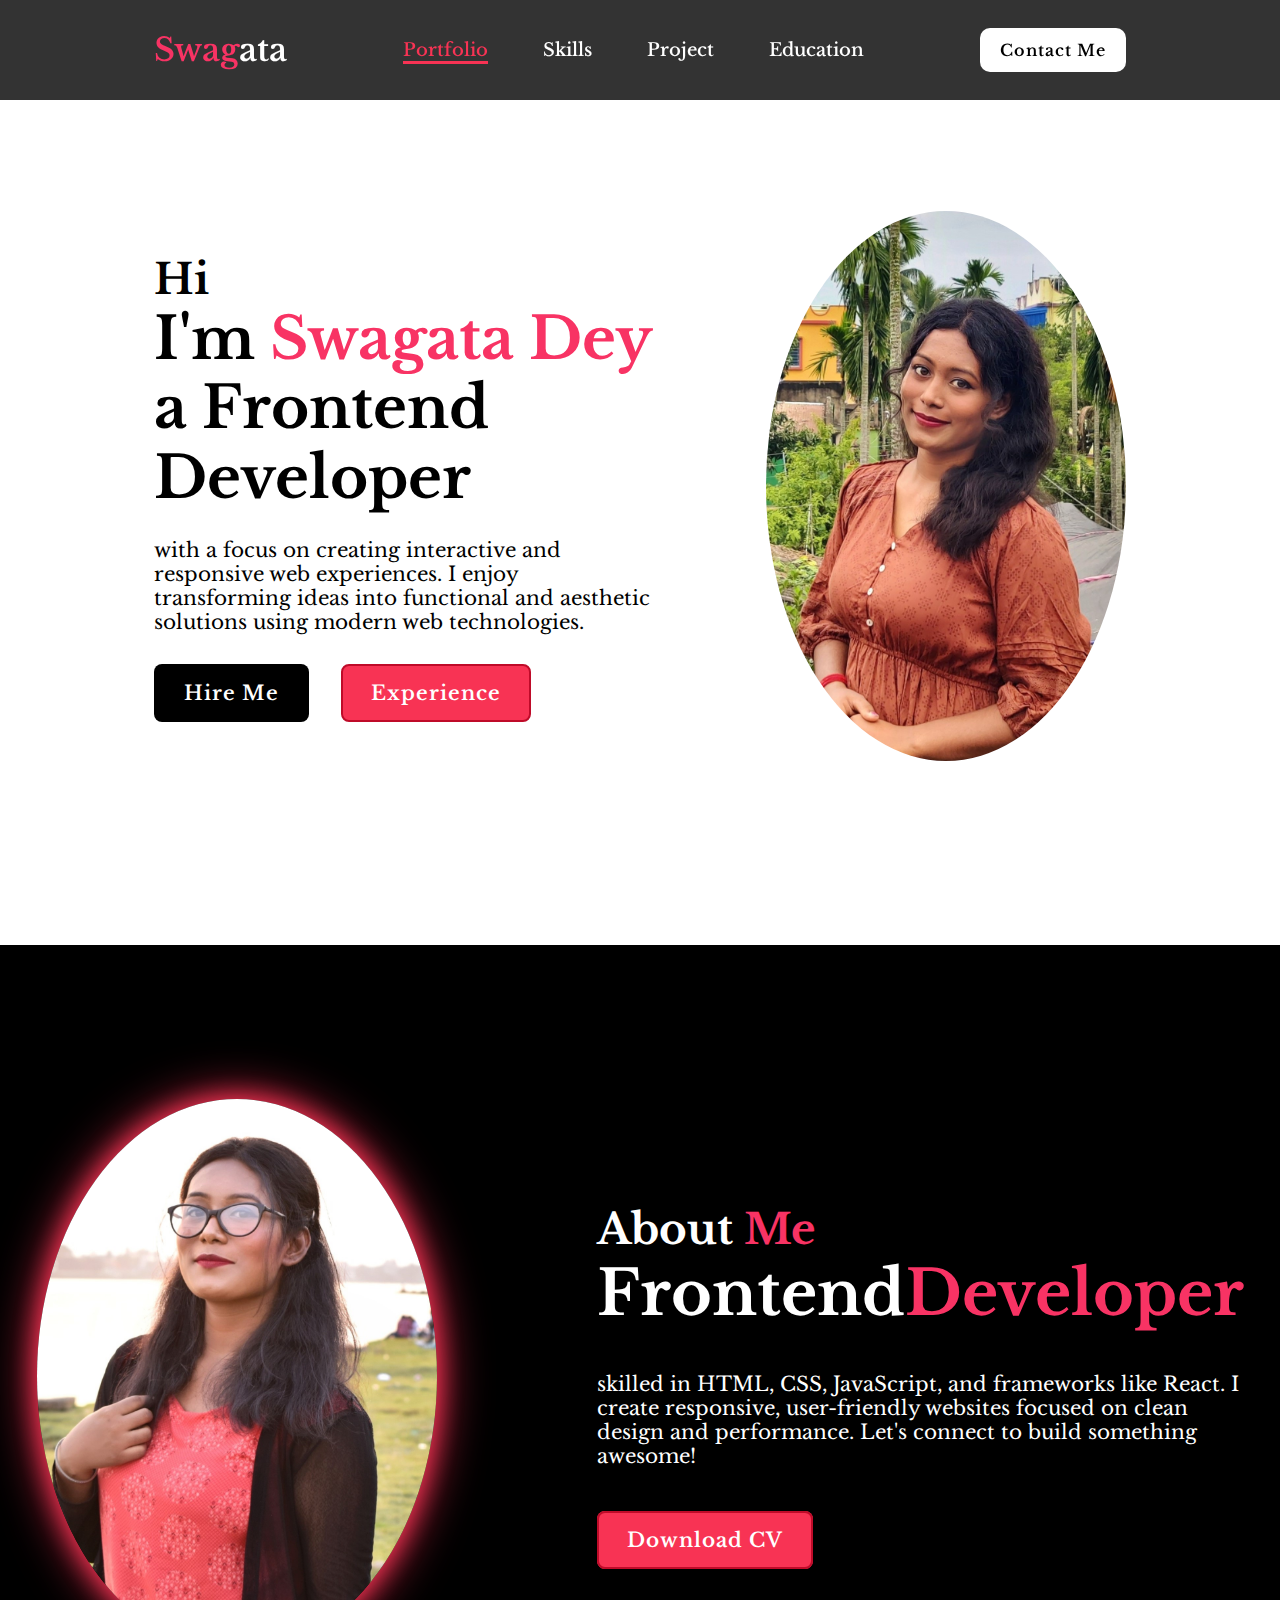
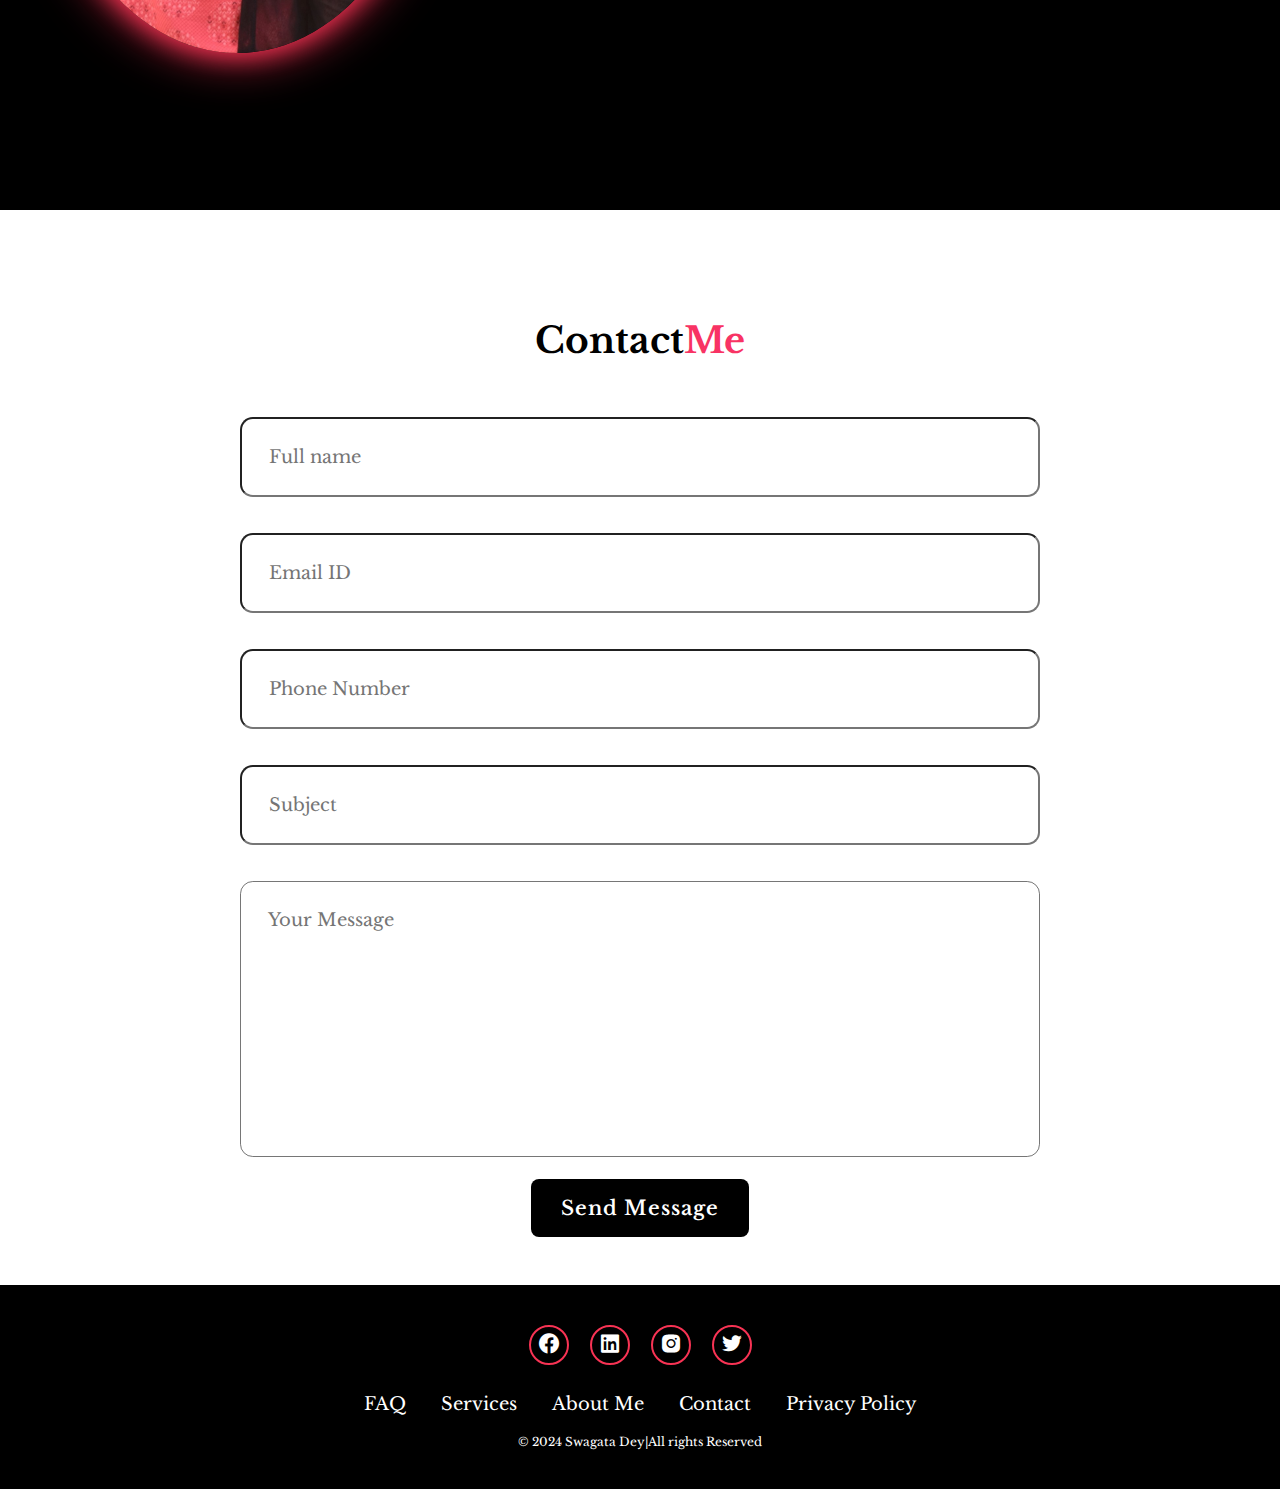
<file: index.html>
<!DOCTYPE html>
<html lang="en">
<head>
    <meta charset="UTF-8">
    <meta name="viewport" content="width=device-width, initial-scale=1.0">

    <title>Portfolio home</title>
    <link rel="stylesheet" href="style.css">
    <link rel="preconnect" href="https://fonts.googleapis.com">
    <link rel="preconnect" href="https://fonts.gstatic.com" crossorigin>
    <link href="https://fonts.googleapis.com/css2?family=Libre+Baskerville:ital,wght@0,400;0,700;1,400&family=Playfair+Display:ital,wght@0,400..900;1,400..900&display=swap" rel="stylesheet">
    <link href='https://unpkg.com/boxicons@2.1.4/css/boxicons.min.css' rel='stylesheet'>
</head>
<body>
    <header class="header">
        <a href="index.html" class="logo"><span>Swag</span>ata</a>
        <nav class="navbar">
            <a href="#" class="active">Portfolio</a>
            <a href="skills.html">Skills</a>
            <a href="project.html">Project</a>
            <a href="education.html">Education</a>
        </nav>

        <a href="contactMe.html" class="contact">Contact Me</a>
    </header>
    <section class="home">
        <div class="home-content">
            <h3>Hi</h3>
            <h1>I'm<span> Swagata Dey<br></span>a Frontend Developer</h1>
            <p> with a focus on creating interactive and responsive web experiences. I enjoy transforming ideas into functional and aesthetic solutions using modern web technologies.</p>
            <div class="btn-box">
                <button class="btn-1">Hire Me</button>
                <button class="btn-2">Experience</button>
            </div>
           
        </div>
        <div class="img-box">
            <img src="myPhoto2.jpeg" height="550" alt="my Photo">
        </div>
    </section>
    <section class="about">
        <div class="about-img">
            <img src="myPhoto1.jpeg" alt="my photo 2">
        </div>
        <div class="about-content">
            <h2 class="heading">About <span>Me</span></h2>
            <h3>Frontend<span>Developer</span></h3>
            <p>skilled in HTML, CSS, JavaScript, and frameworks like React. I create responsive, user-friendly websites focused on clean design and performance. Let's connect to build something awesome!
            </p>
            <a href="Swagata_Dey_CV.pdf" class="btn-2" download="Swagata_Dey_CV.pdf">Download CV</a>
        </div>
    </section>
    <section class="contact-form">
        <h2 class="contact-me">Contact<span>Me</span></h2>
        <form action="#">
            <div class="input-box">
                <input type="text" placeholder="Full name">
                <input type="email" placeholder="Email ID">
            </div>
            <div class="input-box">
                <input type="number" placeholder="Phone Number">
                <input type="text" placeholder="Subject">
            </div>
            <textarea name="" id="" rows="10" cols="30" placeholder="Your Message"></textarea>
            <input type="submit" value="Send Message" class="btn-1">
        </form>
    </section>
    <footer class="footer">
        <div class="social">
            <a href="https://www.facebook.com/shweta.dey.1257?mibextid=ZbWKwL"><i class='bx bxl-facebook-circle' ></i></a>
            <a href="https://www.linkedin.com/in/swagata-dey-b19283215?utm_source=share&utm_campaign=share_via&utm_content=profile&utm_medium=android_app"><i class='bx bxl-linkedin-square' ></i></a>
            <a href="https://www.instagram.com/swagata.dey5?igsh=MWZmM3NxZjhvc2hwdA=="><i class='bx bxl-instagram-alt' ></i></a>
            <a href="#"><i class='bx bxl-twitter' ></i></a>
        </div>
        <ul class="list">
            <li>
                <a href="#">FAQ</a>
            </li>
            <li>
                <a href="#">Services</a>
            </li>
            <li>
                <a href="#">About Me</a>
            </li>
            <li>
                <a href="contactMe.html">Contact</a>
            </li>
            <li>
                <a href="#">Privacy Policy</a>
            </li>
        </ul>
        <p class="copyright">&copy; 2024 Swagata Dey|All rights Reserved</p>
    </footer>
    
</body>
</html>
</file>
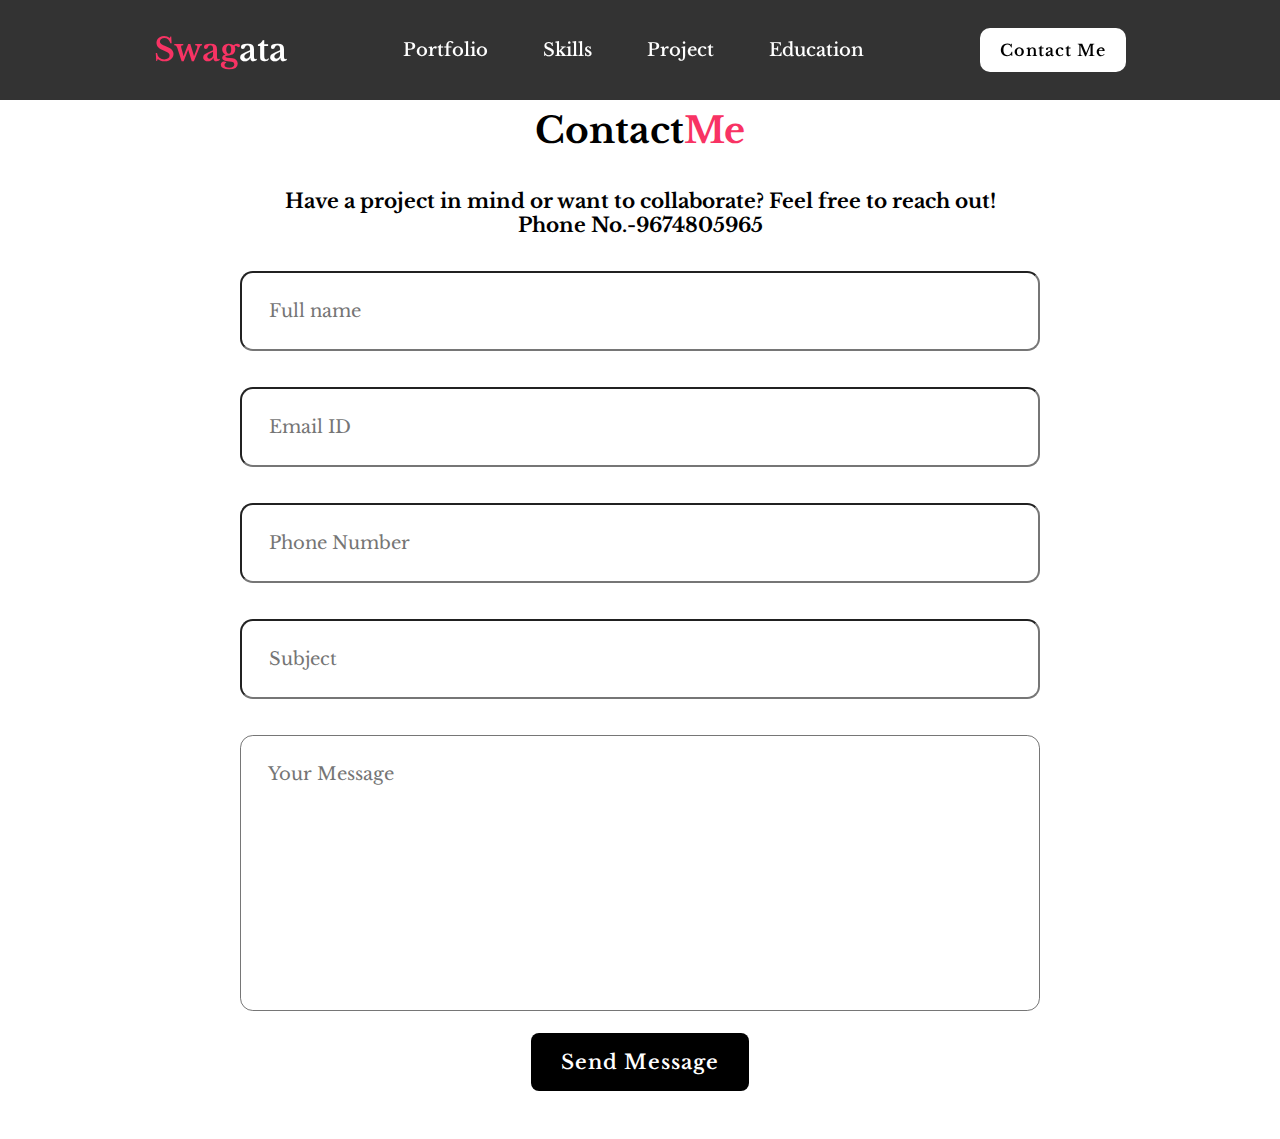
<file: contactMe.html>
<!DOCTYPE html>
<html lang="en">
<head>
    <meta charset="UTF-8">
    <meta name="viewport" content="width=device-width, initial-scale=1.0">
    <title>Contact page</title>
    <link rel="stylesheet" href="style.css">
    <link rel="preconnect" href="https://fonts.googleapis.com">
    <link rel="preconnect" href="https://fonts.gstatic.com" crossorigin>
    <link href="https://fonts.googleapis.com/css2?family=Libre+Baskerville:ital,wght@0,400;0,700;1,400&family=Playfair+Display:ital,wght@0,400..900;1,400..900&display=swap" rel="stylesheet">
    <link href='https://unpkg.com/boxicons@2.1.4/css/boxicons.min.css' rel='stylesheet'>
</head>
<body>
    <header class="header">
        <a href="index.html" class="logo"><span>Swag</span>ata</a>
        <nav class="navbar">
            <a href="index.html">Portfolio</a>
            <a href="skills.html">Skills</a>
            <a href="project.html">Project</a>
            <a href="education.html">Education</a>
        </nav>

        <a href="contactMe.html" class="contact">Contact Me</a>
    </header>
    <section class="contact-form">
        <h2 class="contact-me">Contact<span>Me</span></h2>
        <p class="msgInfo">Have a project in mind or want to collaborate? Feel free to reach out!<br>Phone No.-9674805965
        </p>
        <form action="#">
            <div class="input-box">
                <input type="text" placeholder="Full name">
                <input type="email" placeholder="Email ID">
            </div>
            <div class="input-box">
                <input type="number" placeholder="Phone Number">
                <input type="text" placeholder="Subject">
            </div>
            <textarea name="" id="" rows="10" cols="30" placeholder="Your Message"></textarea>
            <input type="submit" value="Send Message" class="btn-1">
        </form>
    </section>
</body>
</html>
</file>
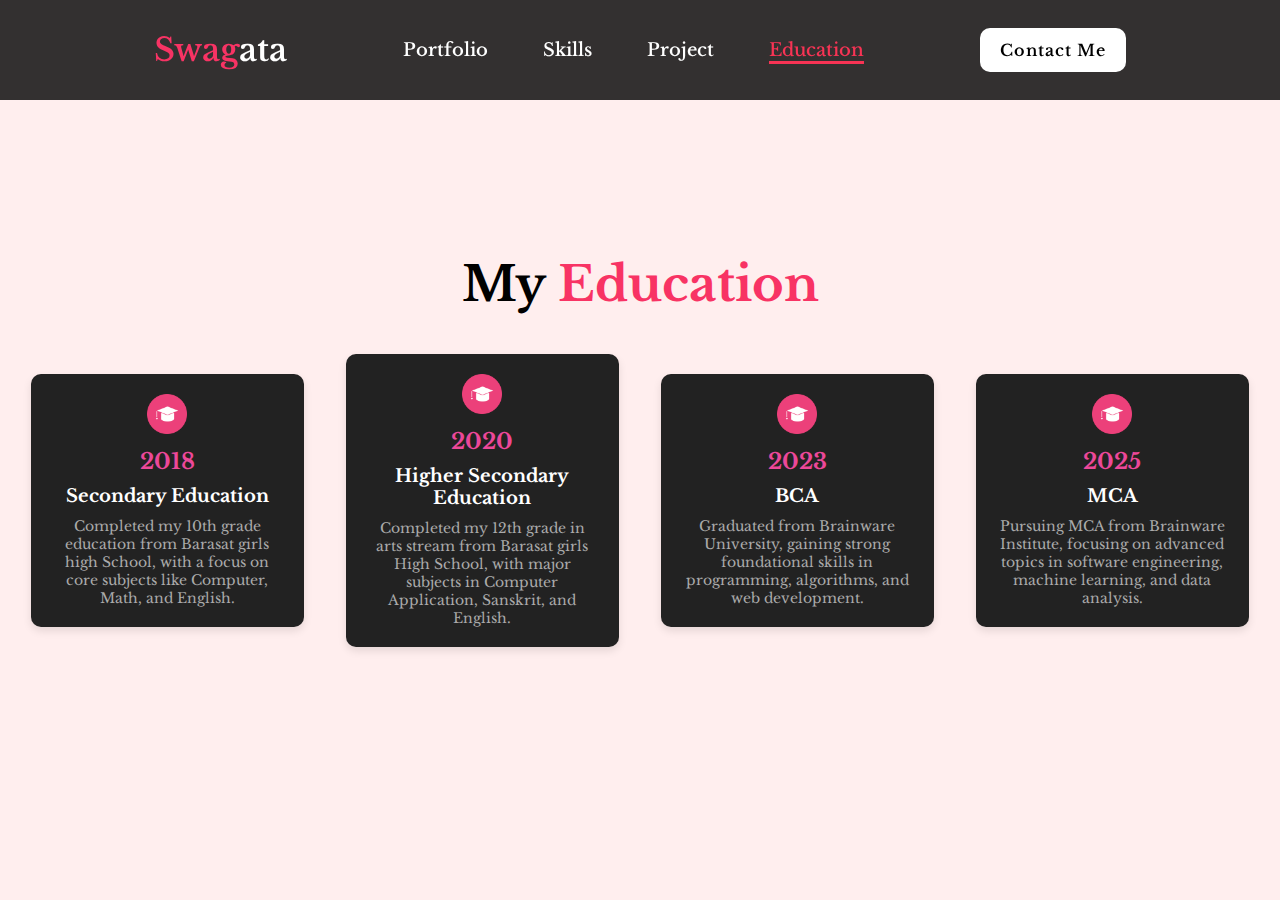
<file: education.html>
<!DOCTYPE html>
<html lang="en">
<head>
    <meta charset="UTF-8">
    <meta name="viewport" content="width=device-width, initial-scale=1.0">
    <title> Education page</title>
    <link rel="stylesheet" href="style.css">
    <link rel="preconnect" href="https://fonts.googleapis.com">
    <link rel="preconnect" href="https://fonts.gstatic.com" crossorigin>
    <link href="https://fonts.googleapis.com/css2?family=Libre+Baskerville:ital,wght@0,400;0,700;1,400&family=Playfair+Display:ital,wght@0,400..900;1,400..900&display=swap" rel="stylesheet">
    <style>
    * {
        margin: 0;
        padding: 0;
        box-sizing: border-box;
    }

    body {
        font-family: 'Arial', sans-serif;
        background-color: #ffeeee;
        color: #fff;
        overflow-x: hidden;
    }
    </style>
</head>
<body>
    <header class="header">
        <a href="index.html" class="logo"><span>Swag</span>ata</a>
        <nav class="navbar">
            <a href="index.html" >Portfolio</a>
            <a href="skills.html">Skills</a>
            <a href="project.html">Project</a>
            <a href="education.html" class="active">Education</a>
        </nav>

        <a href="contactMe.html" class="contact">Contact Me</a>
    </header>
    <div class="container">
        <section class="education-header">
            <h2>My <Span>Education</Span></h2>
        </section>

        <section class="education-section">
            <div class="timeline">
                <!-- Secondary Section -->
                <div class="timeline-item">
                    <div class="icon">
                        <img src="cap-icon.png" alt="Graduation Cap">
                    </div>
                    <div class="year">2018</div>
                    <div class="details">
                        <h3>Secondary Education</h3>
                        <p>Completed my 10th grade education from Barasat girls high School, with a focus on core subjects like Computer, Math, and English.</p>
                    </div>
                </div>

                <!-- Higher Secondary Section -->
                <div class="timeline-item">
                    <div class="icon">
                        <img src="cap-icon.png" alt="Graduation Cap">
                    </div>
                    <div class="year">2020</div>
                    <div class="details">
                        <h3>Higher Secondary Education</h3>
                        <p>Completed my 12th grade in arts stream from Barasat girls High School, with major subjects in Computer Application, Sanskrit, and English.</p>
                    </div>
                </div>

                <!-- BCA Section -->
                <div class="timeline-item">
                    <div class="icon">
                        <img src="cap-icon.png" alt="Graduation Cap">
                    </div>
                    <div class="year">2023</div>
                    <div class="details">
                        <h3>BCA</h3>
                        <p>Graduated from Brainware University, gaining strong foundational skills in programming, algorithms, and web development.</p>
                    </div>
                </div>

                <!-- MCA Section -->
                <div class="timeline-item">
                    <div class="icon">
                        <img src="cap-icon.png" alt="Graduation Cap">
                    </div>
                    <div class="year">2025</div>
                    <div class="details">
                        <h3>MCA</h3>
                        <p>Pursuing MCA from Brainware Institute, focusing on advanced topics in software engineering, machine learning, and data analysis.</p>
                    </div>
                </div>
            </div>
        </section>
    </div>
</body>
</html>
</file>
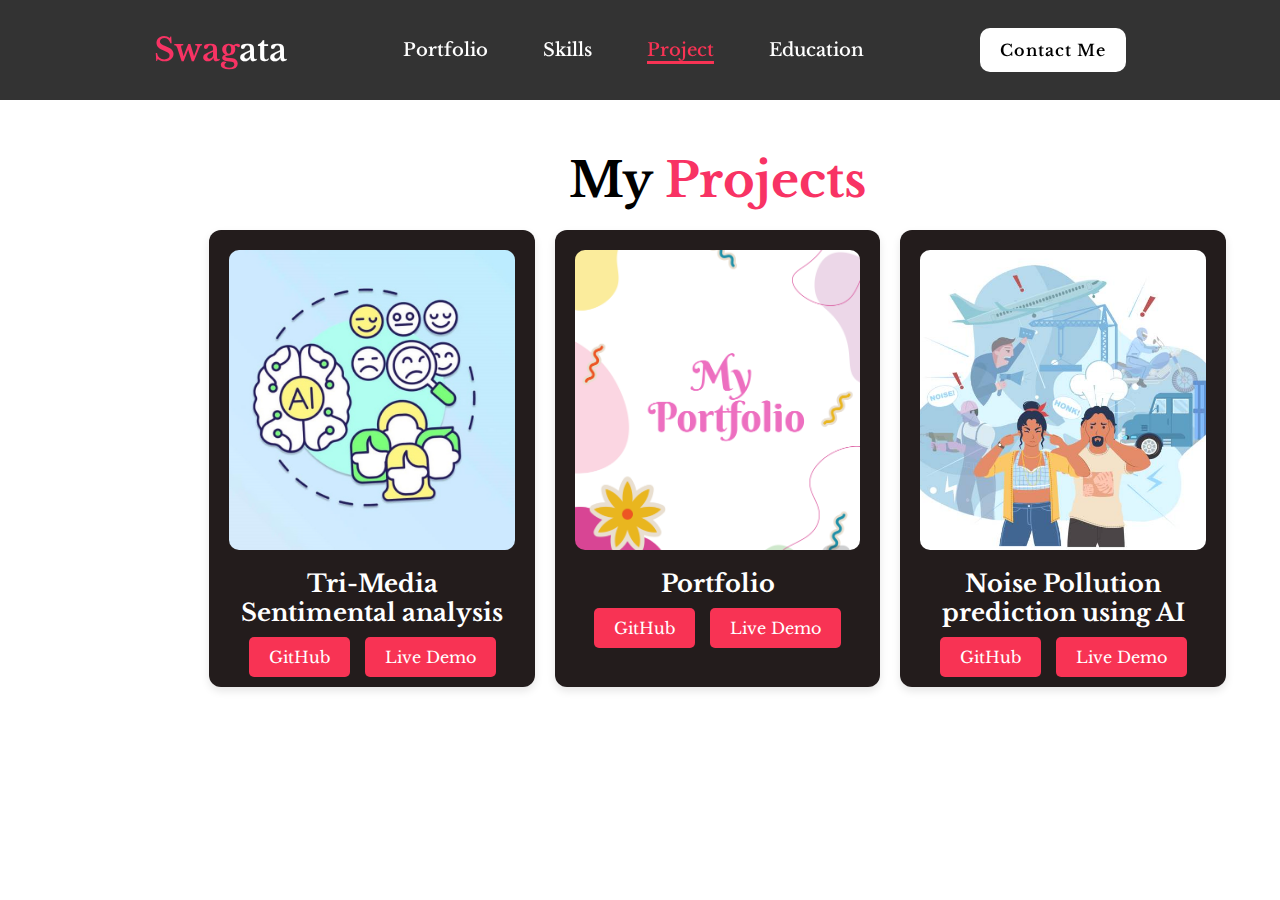
<file: project.html>
<!DOCTYPE html>
<html lang="en">
<head>
    <meta charset="UTF-8">
    <meta name="viewport" content="width=device-width, initial-scale=1.0">
    <title>Project Page</title>
    <link rel="stylesheet" href="style.css">
    <link rel="preconnect" href="https://fonts.googleapis.com">
    <link rel="preconnect" href="https://fonts.gstatic.com" crossorigin>
    <link href="https://fonts.googleapis.com/css2?family=Libre+Baskerville:ital,wght@0,400;0,700;1,400&family=Playfair+Display:ital,wght@0,400..900;1,400..900&display=swap" rel="stylesheet">
</head>
<body>
    <header class="header">
        <a href="index.html" class="logo"><span>Swag</span>ata</a>
        <nav class="navbar">
            <a href="index.html" >Portfolio</a>
            <a href="skills.html">Skills</a>
            <a href="project.html" class="active">Project</a>
            <a href="education.html" >Education</a>
        </nav>

        <a href="contactMe.html" class="contact">Contact Me</a>
    </header>
    <div class="project-section">
        <h1>My <Span>Projects</Span></h1>
        <div class="project-grid">
            <div class="project-card">
                <img src="project1.jpg" alt="Project One">
                <h2>Tri-Media Sentimental analysis</h2>
                <div class="project-buttons">
                    <a href="https://github.com/Swagatadey05/TRI-Media_Sentimental_Analysis" target="_blank" class="btn">GitHub</a>
                    <a href="#" class="btn">Live Demo</a>
                </div>
            </div>
            <div class="project-card">
                <img src="myPortfolio.png" alt="Project Two">
                <h2>Portfolio</h2>
                <div class="project-buttons">
                    <a href="#" class="btn">GitHub</a>
                    <a href="#" class="btn">Live Demo</a>
                </div>
            </div>
            <div class="project-card">
                <img src="NoisePollution.jpg" alt="Project Three">
                <h2>Noise Pollution prediction using AI</h2>
                <div class="project-buttons">
                    <a href="#" class="btn">GitHub</a>
                    <a href="#" class="btn">Live Demo</a>
                </div>
            </div>
        </div>
    </div>
</body>
</html>
</file>
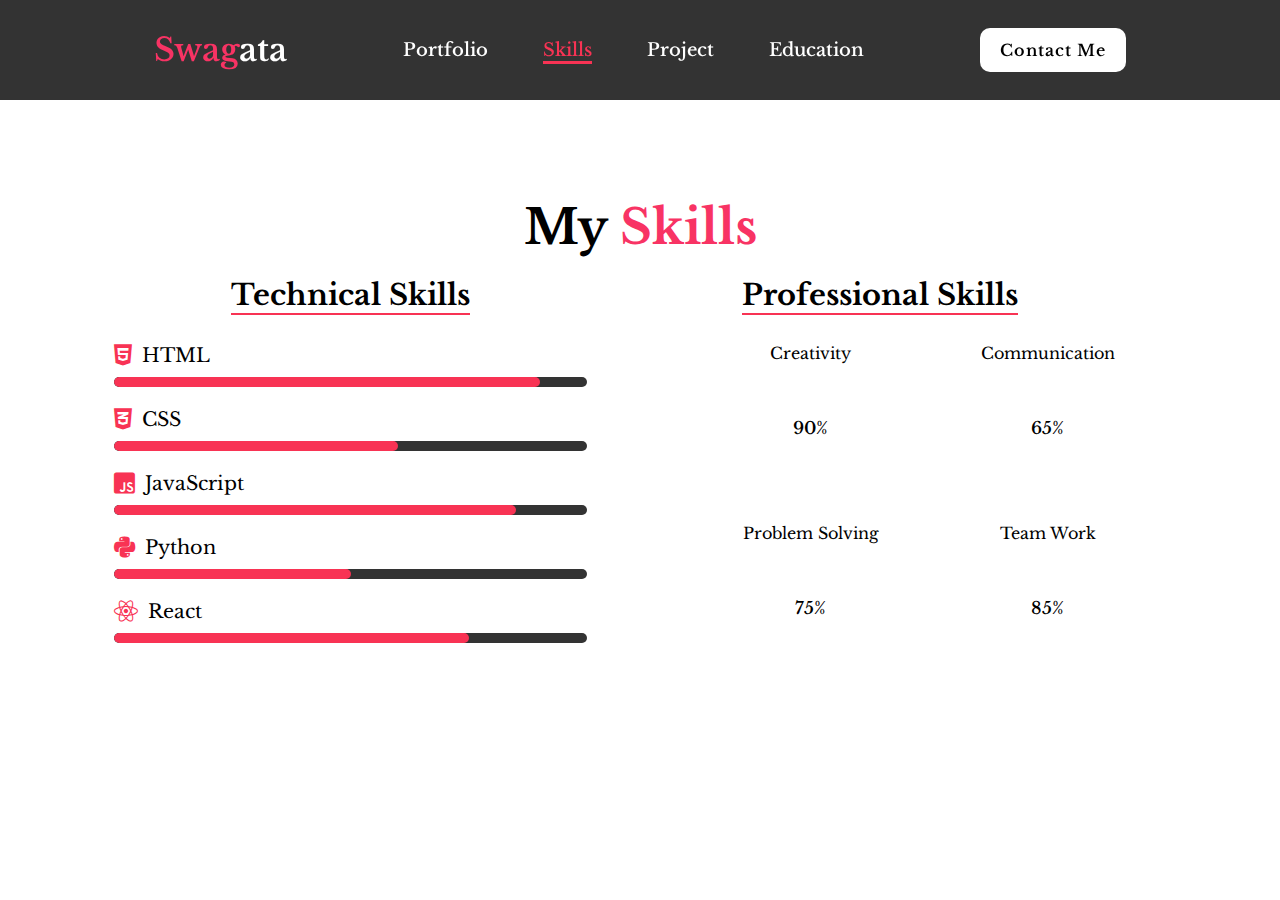
<file: skills.html>
<!DOCTYPE html>
<html lang="en">
<head>
    <meta charset="UTF-8">
    <meta name="viewport" content="width=device-width, initial-scale=1.0">
    <title>My skills page</title>
    <link rel="stylesheet" href="style.css">
    <link rel="preconnect" href="https://fonts.googleapis.com">
    <link rel="preconnect" href="https://fonts.gstatic.com" crossorigin>
    <link rel="stylesheet" href="https://cdnjs.cloudflare.com/ajax/libs/font-awesome/6.0.0-beta3/css/all.min.css">
    <link href="https://fonts.googleapis.com/css2?family=Libre+Baskerville:ital,wght@0,400;0,700;1,400&family=Playfair+Display:ital,wght@0,400..900;1,400..900&display=swap" rel="stylesheet">
    <style>
        body {
    color: rgb(0, 0, 0);
    display: flex;
    justify-content: center;
    align-items: center;
    min-height: 100vh;
}

    </style>
</head>
<body>
    <header class="header">
        <a href="index.html" class="logo"><span>Swag</span>ata</a>
        <nav class="navbar">
            <a href="index.html" >Portfolio</a>
            <a href="skills.html" class="active">Skills</a>
            <a href="project.html">Project</a>
            <a href="education.html">Education</a>
        </nav>

        <a href="contactMe.html" class="contact">Contact Me</a>
    </header>
    
    <div class="skills-section">
        <h1>My <span>Skills</span></h1>
        <section>
        <div class="skills-container" id="skills">
            <!-- Technical Skills Section -->
            <div class="technical-skills">
                <h2>Technical Skills</h2>

                <div class="skill">
                    <div class="skill-title">
                        <i class="fab fa-html5"></i>
                        <p>HTML</p>
                    </div>
                    <div class="progress-bar">
                        <div class="progress" style="width: 0;" data-progress="90%"></div>
                    </div>
                </div>

                <div class="skill">
                    <div class="skill-title">
                        <i class="fab fa-css3-alt"></i>
                        <p>CSS</p>
                    </div>
                    <div class="progress-bar">
                        <div class="progress" style="width: 0;" data-progress="60%"></div>
                    </div>
                </div>

                <div class="skill">
                    <div class="skill-title">
                        <i class="fab fa-js-square"></i>
                        <p>JavaScript</p>
                    </div>
                    <div class="progress-bar">
                        <div class="progress" style="width: 0;" data-progress="85%"></div>
                    </div>
                </div>

                <div class="skill">
                    <div class="skill-title">
                        <i class="fab fa-python"></i>
                        <p>Python</p>
                    </div>
                    <div class="progress-bar">
                        <div class="progress" style="width: 0;" data-progress="50%"></div>
                    </div>
                </div>

                <div class="skill">
                    <div class="skill-title">
                        <i class="fab fa-react"></i>
                        <p>React</p>
                    </div>
                    <div class="progress-bar">
                        <div class="progress" style="width: 0;" data-progress="75%"></div>
                    </div>
                </div>
            </div>

            <!-- Professional Skills Section -->
            <div class="professional-skills">
                <h2>Professional Skills</h2><br>
                    
                <div class="radial-bars">

                    <div class="radial-bar">
                      <svg x="0px" y="0px" viewBox="0 0 200 200">
                        <circle class="progress-bar" cx="100" cy="100" r="80"></circle>
                        <circle class="path path-1" cx="100" cy="100" r="80"></circle>
                      </svg>
                      <div class="percentage">90%</div>
                      <div class="text">Creativity</div>
                    </div>
                
                    <div class="radial-bar">
                      <svg x="0px" y="0px" viewBox="0 0 200 200">
                        <circle class="progress-bar" cx="100" cy="100" r="80"></circle>
                        <circle class="path path-2" cx="100" cy="100" r="80"></circle>
                      </svg>
                      <div class="percentage">65%</div>
                      <div class="text">Communication</div>
                    </div>
                
                    <div class="radial-bar">
                      <svg x="0px" y="0px" viewBox="0 0 200 200">
                        <circle class="progress-bar" cx="100" cy="100" r="80"></circle>
                        <circle class="path path-3" cx="100" cy="100" r="80"></circle>
                      </svg>
                      <div class="percentage">75%</div>
                      <div class="text">Problem Solving</div>
                    </div>

                    <div class="radial-bar">
                        <svg x="0px" y="0px" viewBox="0 0 200 200">
                          <circle class="progress-bar" cx="100" cy="100" r="80"></circle>
                          <circle class="path path-4" cx="100" cy="100" r="80"></circle>
                        </svg>
                        <div class="percentage">85%</div>
                        <div class="text">Team Work</div>
                    </div>
                </div>
            </div>
        </div>
    </section>
    <script>
        // Animate progress bars
        document.querySelectorAll('.progress').forEach(bar => {
            let progress = bar.getAttribute('data-progress');
            setTimeout(() => {
                bar.style.width = progress;
            }, 500);
        });

        // Animate circular bars
        document.querySelectorAll('.circle').forEach(circle => {
            let value = circle.getAttribute('data-value');
            circle.style.background = `conic-gradient(#00d9ff ${value}%, #333 ${value}%)`;
        });
    </script>
    
</body>
</html>
</file>
<file: style.css>
*{
    margin:0;
    padding:0;
    box-sizing: border-box;
    font-family:"Libre Baskerville", serif;
    text-decoration: none;
    list-style: none;
}
.header{
    position:fixed;
    top:0;
    left:0;
    width:100%;
    padding: 28px 12%;
    background:rgba(0, 0, 0, 0.8);
    backdrop-filter: blur(10px);
    display:flex;
    justify-content: space-between;
    align-items: center;
    z-index: 100;
}
.logo{
    font-size: 32px;
    color: white;
    font-weight: 600;
    transition: 0.3s ease;
}

.logo:hover{
    color: rgb(248, 51, 100);
    text-shadow: 0 0 25px rgb(248, 51, 84),
                 0 0 50px rgb(248, 51, 84);
    transform: scale(1.1);
}
span{
    color:  rgb(248, 51, 100);
}
.navbar a{
    font-size: 18px;
    color: rgb(255, 255, 255);
    font-weight: 500;
    margin: 0 25px;
    border-bottom: 3px solid transparent;
    transition: 0.3s ease;
}
.navbar a:hover,
.navbar a.active{
    color: rgb(248, 51, 84);
    border-bottom: 3px solid rgb(248, 51, 84);
}

.contact{
    padding: 10px 18px;
    background-color: white;
    color: black;
    border: 2px solid transparent;
    border-radius: 10px;
    font-size: 16px;
    letter-spacing: 1px;
    font-weight: 600;
    transition: 0.3s ease;   
}
.contact:hover{
    background-color: rgb(248, 51, 84);
    box-shadow: 0 0 25px rgb(248, 51, 84);
    color: white;
}
.home{
    width: 100%;
    min-height: 105vh;
    background: white;
    display: flex;
    align-items: center;
    gap: 7em;
    padding: 30px 12% 0;
}
.home-content{
    max-width: 800px;
}
.home-content h3{
    font-size: 42px;
}
.home-content h1{
    font-size: 58px;
    line-height: 1.2;
}
.home-content p{
    font-size: 20px;
    margin:25px 0 30px;
}
.btn-box{
    width:500px;
    display: flex;
    gap:2em;
}
.btn-1{
    padding: 15px 28px;
    background-color: black;
    color: white;
    border: 2px solid transparent;
    border-radius: 8px;
    font-size: 20px;
    letter-spacing: 1px;
    font-weight: 600;
    transition: 0.3s ease;
    cursor: pointer;
}
.btn-1:hover{
    background-color: white;
    color: black;
    border: 2px solid black;
}
.btn-2{
    padding: 15px 28px;
    background-color: rgb(248, 51, 84);
    color: white;
    border: 2px solid rgb(191, 11, 41);
    border-radius: 8px;
    font-size: 20px;
    letter-spacing: 1px;
    font-weight: 600;
    transition: 0.3s ease;
    cursor: pointer;
}
.btn-2:hover{
    background-color: white;
    color:rgb(248, 51, 84);
    border: 2px solid black;
}

.img-box img{
    border-radius: 50%;
}

::-webkit-scrollbar{
    width: 15px;
}
::-webkit-scrollbar-thumb{
    background-color: rgb(248, 51, 84) ;
}
::-webkit-scrollbar-track{
    background-color: rgba(0, 0, 0, 0.6);
    width: 50px;
}
.about{
    display:flex;
    justify-content: center;
    align-items: center;
    padding: 12% 8%;
    gap:10em;
    background: black;
}
.about-img img{
    position: relative;
    width: 400px;
    box-shadow: 0 0 25px rgb(248, 51, 84),
                0 0 50px rgb(248, 51, 84);
    border-radius: 50%;
}
.about-content h2{
    text-align: left;
    color:white;
    font-size: 42px;
}
.about-content h3{
    color:white;
    font-size: 62px;
}
.about-content p{
    color:white;
    font-size: 20px;
    margin: 2em 0 3em;
}

.contact-form h2{
    text-align: center;
    margin-top: 3em;
    margin-bottom: 1em;
    font-size: 36px;
}
.contact-form form{
    max-width: 50em;
    margin: 1em auto;
    text-align: center;
    margin-bottom: 3em;
}
.contact-form form .input-box{
    display: flex;
    justify-content: center;
    flex-wrap: wrap;
}

.contact-form form .input-box input,
.contact-form form textarea{
    width: 100%;
    padding: 1.5em;
    font-size: 18px;
    color: black;
    background: white;
    border-radius: .8rem;
    margin: 1em 0;
    resize: none;
}
.footer{
    position: relative;
    bottom: 0;
    width: 100%;
    padding: 40px 0;
    background-color: black;
}
.footer .social{
    text-align: center;
    padding-bottom: 25px;
    color:white;
}
.footer .social a{
    font-size: 24px;
    color: white;
    border: 2px solid rgb(248, 51, 84);
    width: 40px;
    height: 40px;
    line-height: 38px;
    display: inline-block;
    text-align: center;
    border-radius: 50%;
    margin: 0 8px;
    box-shadow: inset rgb(248, 51, 84), rgb(248, 51, 84);
    transition: 0.3s ease;
}
.footer .social a:hover{
    transform: scale(1.2) translateY(-10px);
    color: rgb(248, 51, 84);
    border: 2px solid rgb(248, 51, 84);
}
.footer ul{
    margin-top: 0;
    padding: 0;
    font-size: 18px;
    line-height: 1.6;
    margin-bottom: 0;
    text-align: center;
}
.footer ul li a{
    color: white;
    border-bottom: 3px solid transparent;
    transition: 0.3s ease;
}
.footer ul li a:hover{
    border-bottom: 3px solid rgb(248, 51, 84);
}
.footer ul li{
    display: inline-block;
    padding: 0 15px;
}
.footer .copyright{
    margin-top: 15px;
    text-align: center;
    font-size: 12px;
    color: white;
}
.msgInfo{
    text-align: center;
    font-size: 20px;
    font-weight: bolder;
}
.container {
    display: flex;
    flex-direction: column;
    justify-content: center;
    align-items: center;
    padding: 20px;
    height: 100vh;
}

.education-header {
    text-align: center;
    margin-bottom: 40px;
}

.education-header h2 {
    color: #000000;
    font-size: 48px;
    font-weight: bold;
}

.education-section {
    width: 100%;
    display: flex;
    justify-content: center;
    align-items: center;
}

.timeline {
    display: flex;
    justify-content: space-around;
    flex-wrap: wrap;
    align-items: center;
    gap: 20px;
}

.timeline-item {
    width: 22%;
    background-color: #222;
    padding: 20px;
    border-radius: 10px;
    box-shadow: 0 4px 8px rgba(0, 0, 0, 0.1);
    transition: transform 0.3s ease, box-shadow 0.3s ease;
    display: flex;
    flex-direction: column;
    align-items: center;
    cursor: pointer;
}

.timeline-item:hover {
    transform: translateY(-5px);
    background-color: rgb(248, 51, 84);
    box-shadow: 0 0 25px rgb(248, 51, 84);
    background-color: #333;
}

.icon {
    margin-bottom: 10px;
}

.icon img {
    width: 40px;
    height: 40px;
}

.year {
    font-size: 22px;
    color: #ec4899;
    font-weight: bold;
    margin-bottom: 10px;
}

.details {
    text-align: center;
}

.details h3 {
    font-size: 18px;
    color: #fff;
    margin-bottom: 10px;
}

.details p {
    font-size: 14px;
    color: #aaa;
}

.project-section {
    padding: 50px 20px;
    text-align: center;
    justify-content: space-between;
    align-items: center;
    max-width: 1200px;
    margin-top:100px;
    text-align: center;  
    margin-left: 155px;
    color: #ffffff;
}

.project-section h1 {
    color: #000;
    font-size:48px;
    margin-bottom: 20px;
}

.project-grid {
    display: flex;
    justify-content: center;
    gap: 20px;
    flex-wrap: wrap;
}

.project-card {
    background-color: rgb(35, 28, 28);
    border-radius: 12px;
    box-shadow: 0 4px 8px rgba(0, 0, 0, 0.1);
    padding: 20px;
    text-align: center;
    width: 30%; /* Make sure the width is fixed */
    min-width: 250px; /* Set a minimum width to avoid shrinking too much */
    transition: transform 0.3s ease;
}

.project-card:hover {
    transform: scale(1.05);
}

.project-card img {
    width: 100%;
    height: 300px; /* Make sure the images are uniform */
    object-fit: cover; /* Ensure the image is cropped but fits the card */
    border-radius: 10px;
    margin-bottom: 15px;
}

.project-card h2 {
    font-size: 1.5em;
    margin-bottom: 10px;
}

.project-buttons {
    margin-top: 20px;
}

.project-buttons .btn {
    background-color: rgb(248, 51, 84);
    color: white;
    padding: 10px 20px;
    text-decoration: none;
    border-radius: 5px;
    margin: 5px;
    transition: background-color 0.3s;
}

.project-buttons .btn:hover {
    background-color: #ffaacc;
    color: #000;
}

@media (max-width: 768px) {
    .project-grid {
        flex-direction: column; /* Stack the items vertically on small screens */
    }

    .project-card {
        width: 100%; /* Full width on small screens */
    }
}
.skills-section {
    text-align: center;
    padding: 50px;
    width: 90%;
    max-width: 1200px;
}
.skills-section h1 {
    color: #000;
    font-size:48px;
    margin-bottom: 20px;
}
.skills-container {
    display: flex;
    justify-content: space-between;
    align-items: flex-start;
}

.technical-skills, .professional-skills {
    width: 45%;
}

.technical-skills h2, .professional-skills h2 {
    font-size: 1.8em;
    margin-bottom: 1em;
    border-bottom: 2px solid rgb(248, 51, 84);
    display: inline-block;
}

.technical-skills .skill {
    margin-bottom: 20px;
  }

.skill-title {
    display: flex;
    align-items: center;
    margin-bottom: 10px;
}

.skill-title p {
    font-size: 1.2em;
    margin-left: 10px;
}

.skill-title i {
    font-size: 1.5em;
    color:  rgb(248, 51, 84);
}

.progress-bar {
    background-color: #333;
    height: 10px;
    border-radius: 20px;
    overflow: hidden;
}

.progress {
    height: 100%;
    background-color:  rgb(248, 51, 84);
    border-radius: 20px;
    transition: width 1.5s ease-in-out;
}

.professional-skills p {
    color: rgb(153, 0, 26);
    font-size: 1.2em;
}


.professional-skills {
    display: flex;
    flex-wrap: wrap;
    justify-content: space-around;
    align-items: center;
}
.radial-bars {
    width: 100%;
    display: flex;
    flex-wrap: wrap;
    justify-content: space-evenly;
    align-items: flex-start;
  }
  
  .radial-bars .radial-bar {
    width: 50%;
    height: 170px;
    margin-bottom: 10px;
    position: relative;
  }
  
  .radial-bars .radial-bar svg {
    position: absolute;
    top: 50%;
    left: 50%;
    transform: translate(-50%, -50%) rotate(-90deg);
    width: 120px;
    height: 160px;
  }
  .radial-bars .radial-bar .progress-bar{
    stroke-width: 10;
    stroke: black;
    fill: transparent;
    stroke-dasharray: 502;
    stroke-dashoffset: 502;
    stroke-linecap: round;
    animation: animate-bar 1s linear forwards;
  }
  
  @keyframes animate-bar {
    100% {
      stroke-dashoffset: -1;
    }
  }
  
  .path {
    stroke-width: 10;
    stroke: rgb(248, 51, 84);
    fill: transparent;
    stroke-dasharray: 502;
    stroke-dashoffset: 502;
    stroke-linecap: round;
    animation: animate-path 1s linear forwards;
  }
  
  @keyframes animate-path {
    100% {
      stroke-dashoffset: 502;
    }
  }
  .path-1 {animation: animate-path1 1s linear forwards;}
  
  .path-2 {animation: animate-path1 1s linear forwards;}
  
  .path-3 {animation: animate-path1 1s linear forwards;}

  .path-4 {animation: animate-path1 1s linear forwards;}
  
  @keyframes animate-path1 {
    100% {
      stroke-dashoffset: 50;
    }
  }

  @keyframes animate-path1 {
    100% {
      stroke-dashoffset:175;
    }
  }

  @keyframes animate-path1 {
    100% {
      stroke-dashoffset: 125;
    }
  }

  @keyframes animate-path1 {
    100% {
      stroke-dashoffset: 75;
    }
  }
  .radial-bar .percentage {
    position: absolute;
    top: 50%;
    left: 50%;
    transform: translate(-50%, -50%);
    font-size: 17px;
    font-weight: 500;
    animation: showText 0.5 1s linear forwards;

  }
  
  .progress-bar .text {
    width: 100%;
    position: absolute;
    text-align: center;
    left: 50%;
    bottom: -5px;
    transform: translateX(-50%);
    font-size: 17px;
    font-weight: 500;
    animation: showText 0.5s linear forwards;
    opacity: 0;
  }
</file>
